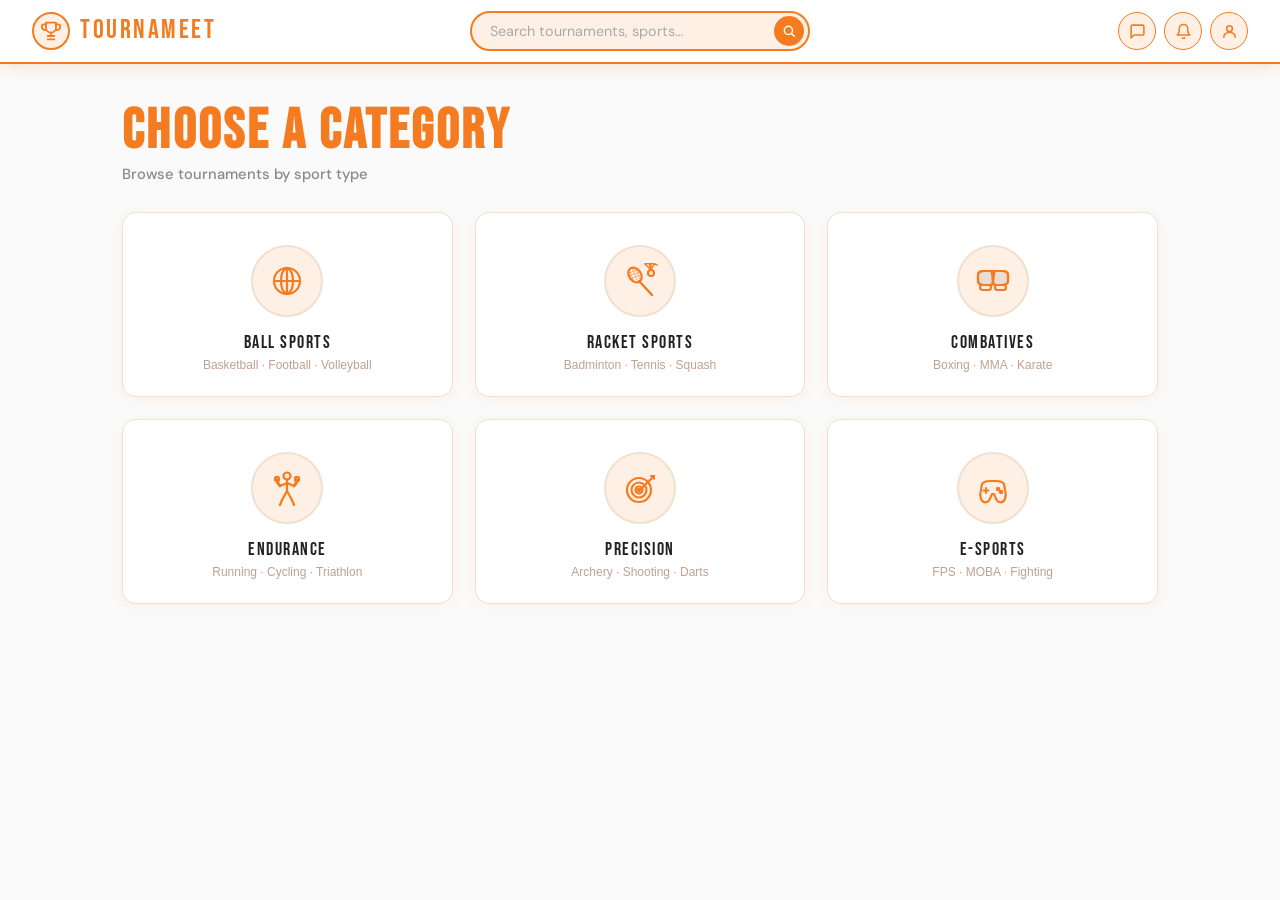
<file: Tournameet/index.html>
<!DOCTYPE html>
<html lang="en">
<head>
<meta charset="UTF-8">
<meta name="viewport" content="width=device-width, initial-scale=1.0">
<title>TournaMeet</title>
<link href="https://fonts.googleapis.com/css2?family=Bebas+Neue&family=DM+Sans:wght@400;500;600;700&display=swap" rel="stylesheet">
<style>
  *, *::before, *::after { box-sizing: border-box; margin: 0; padding: 0; }

  :root {
    --orange: #F47B20;
    --orange-dark: #D96210;
    --orange-light: #FFF0E6;
    --orange-mid: #fdb97d;
    --white: #FFFFFF;
    --shadow: 0 2px 16px rgba(244,123,32,0.18);
  }

  body {
    background: #fafafa;
    font-family: 'DM Sans', sans-serif;
    min-height: 100vh;
    color: #1a1a1a;
  }

  /* ── NAV ── */
  nav {
    position: sticky; top: 0; z-index: 200;
    background: var(--white);
    border-bottom: 2px solid var(--orange);
    box-shadow: var(--shadow);
    height: 64px;
    display: grid;
    grid-template-columns: 1fr 1fr 1fr;
    align-items: center;
    padding: 0 32px;
    gap: 12px;
  }

  .nav-left { display: flex; align-items: center; gap: 10px; }

  .logo-icon {
    width: 38px; height: 38px; border-radius: 50%;
    background: var(--orange-light); border: 2px solid var(--orange);
    display: flex; align-items: center; justify-content: center; flex-shrink: 0;
  }

  .brand {
    font-family: 'Bebas Neue', sans-serif;
    font-size: 1.7rem; letter-spacing: 2.5px;
    color: var(--orange); line-height: 1;
  }

  .nav-center { display: flex; justify-content: center; }

  .search-wrap { position: relative; width: 100%; max-width: 340px; }

  .search-wrap input {
    width: 100%; height: 40px;
    border: 2px solid var(--orange); border-radius: 50px;
    padding: 0 44px 0 18px;
    font-family: 'DM Sans', sans-serif; font-size: 0.9rem; color: #333;
    background: var(--orange-light); outline: none;
    transition: box-shadow 0.2s, background 0.2s;
  }
  .search-wrap input::placeholder { color: #aaa; }
  .search-wrap input:focus { background: var(--white); box-shadow: 0 0 0 3px rgba(244,123,32,0.25); }

  .search-wrap button {
    position: absolute; right: 6px; top: 50%; transform: translateY(-50%);
    background: var(--orange); border: none; border-radius: 50%;
    width: 30px; height: 30px;
    display: flex; align-items: center; justify-content: center;
    cursor: pointer; transition: background 0.2s;
  }
  .search-wrap button:hover { background: var(--orange-dark); }

  .nav-right { display: flex; justify-content: flex-end; align-items: center; gap: 8px; }

  .nav-icon-btn {
    background: var(--orange-light); border: 1.5px solid var(--orange);
    border-radius: 50%; width: 38px; height: 38px;
    display: flex; align-items: center; justify-content: center;
    cursor: pointer; transition: background 0.2s, transform 0.15s;
    color: var(--orange);
  }
  .nav-icon-btn:hover { background: var(--orange); color: var(--white); transform: scale(1.08); }
  .nav-icon-btn:hover svg { stroke: var(--white); }

  /* ── MAIN ── */
  main { max-width: 1100px; margin: 0 auto; padding: 40px 32px 80px; }

  .page-header { margin-bottom: 28px; }
  .page-header h1 {
    font-family: 'Bebas Neue', sans-serif;
    font-size: clamp(2rem, 5vw, 3.5rem);
    color: var(--orange); letter-spacing: 3px; line-height: 1; margin-bottom: 4px;
  }
  .page-header p { font-size: 0.92rem; color: #888; font-weight: 500; }

  /* ── GRID ── */
  .sports-grid {
    display: grid;
    grid-template-columns: repeat(3, 1fr);
    gap: 22px;
  }

  .sport-card {
    background: var(--white);
    border-radius: 14px;
    border: 1.5px solid #f0e0d0;
    box-shadow: 0 2px 12px rgba(244,123,32,0.08);
    display: flex; flex-direction: column;
    align-items: center; justify-content: center;
    padding: 32px 20px 24px;
    cursor: pointer;
    transition: transform 0.2s, box-shadow 0.2s, border-color 0.2s;
    text-align: center;
    position: relative; overflow: hidden;
    animation: fadeUp 0.4s ease both;
  }

  .sport-card::before {
    content: ''; position: absolute; top: 0; left: 0; right: 0; height: 4px;
    background: linear-gradient(90deg, var(--orange), var(--orange-mid));
    opacity: 0; transition: opacity 0.2s;
  }

  .sport-card:hover { transform: translateY(-4px); box-shadow: 0 8px 28px rgba(244,123,32,0.18); border-color: var(--orange); }
  .sport-card:hover::before { opacity: 1; }
  .sport-card:hover .icon-wrap { background: var(--orange); }
  .sport-card:hover .icon-wrap svg { stroke: var(--white); }
  .sport-card:active { transform: scale(0.985); }

  .icon-wrap {
    width: 72px; height: 72px; border-radius: 50%;
    background: var(--orange-light); border: 2px solid #f0e0d0;
    display: flex; align-items: center; justify-content: center;
    margin-bottom: 14px; transition: background 0.2s; flex-shrink: 0;
  }
  .icon-wrap svg { width: 36px; height: 36px; stroke: var(--orange); transition: stroke 0.2s; }

  .sport-name { font-family: 'Bebas Neue', sans-serif; font-size: 1.15rem; letter-spacing: 1.5px; color: #222; margin-bottom: 4px; }
  .sport-sub  { font-size: 0.75rem; color: #c0a090; font-weight: 500; }

  .sport-card:nth-child(1) { animation-delay: 0ms; }
  .sport-card:nth-child(2) { animation-delay: 60ms; }
  .sport-card:nth-child(3) { animation-delay: 120ms; }
  .sport-card:nth-child(4) { animation-delay: 180ms; }
  .sport-card:nth-child(5) { animation-delay: 240ms; }
  .sport-card:nth-child(6) { animation-delay: 300ms; }

  @keyframes fadeUp { from { opacity:0; transform:translateY(18px); } to { opacity:1; transform:translateY(0); } }

  @media (max-width: 1099px) { .sports-grid { grid-template-columns: repeat(2, 1fr); } nav { padding: 0 20px; } }
  @media (max-width: 599px) {
    .sports-grid { gap: 14px; } nav { padding: 0 12px; grid-template-columns: auto 1fr auto; }
    main { padding: 24px 16px 60px; } .icon-wrap { width: 60px; height: 60px; }
    .icon-wrap svg { width: 28px; height: 28px; }
  }
</style>
</head>
<body>

<nav>
  <div class="nav-left">
    <div class="logo-icon">
      <svg width="20" height="20" viewBox="0 0 24 24" fill="none" stroke="var(--orange)" stroke-width="2.2" stroke-linecap="round" stroke-linejoin="round">
        <path d="M6 2h12v6a6 6 0 0 1-12 0V2Z"/>
        <path d="M6 4H3a2 2 0 0 0-2 2v1a4 4 0 0 0 4 4h1"/>
        <path d="M18 4h3a2 2 0 0 1 2 2v1a4 4 0 0 1-4 4h-1"/>
        <line x1="12" y1="14" x2="12" y2="18"/>
        <path d="M8 22h8"/><line x1="8" y1="18" x2="16" y2="18"/>
      </svg>
    </div>
    <span class="brand">TournaMeet</span>
  </div>
  <div class="nav-center">
    <div class="search-wrap">
      <input type="text" placeholder="Search tournaments, sports…"/>
      <button aria-label="Search">
        <svg width="14" height="14" viewBox="0 0 24 24" fill="none" stroke="white" stroke-width="2.5" stroke-linecap="round"><circle cx="11" cy="11" r="7"/><line x1="21" y1="21" x2="16.65" y2="16.65"/></svg>
      </button>
    </div>
  </div>
  <div class="nav-right">
    <button class="nav-icon-btn" title="Messages">
      <svg width="17" height="17" viewBox="0 0 24 24" fill="none" stroke="var(--orange)" stroke-width="2.2" stroke-linecap="round" stroke-linejoin="round"><path d="M21 15a2 2 0 0 1-2 2H7l-4 4V5a2 2 0 0 1 2-2h14a2 2 0 0 1 2 2z"/></svg>
    </button>
    <button class="nav-icon-btn" title="Notifications">
      <svg width="17" height="17" viewBox="0 0 24 24" fill="none" stroke="var(--orange)" stroke-width="2.2" stroke-linecap="round" stroke-linejoin="round"><path d="M18 8a6 6 0 0 0-12 0c0 7-3 9-3 9h18s-3-2-3-9"/><path d="M13.73 21a2 2 0 0 1-3.46 0"/></svg>
    </button>
    <button class="nav-icon-btn" title="Profile">
      <svg width="17" height="17" viewBox="0 0 24 24" fill="none" stroke="var(--orange)" stroke-width="2.2" stroke-linecap="round" stroke-linejoin="round"><circle cx="12" cy="8" r="4"/><path d="M4 20c0-4 3.6-7 8-7s8 3 8 7"/></svg>
    </button>
  </div>
</nav>

<main>
  <div class="page-header">
    <h1>Choose a Category</h1>
    <p>Browse tournaments by sport type</p>
  </div>

  <div class="sports-grid">

    <button class="sport-card" onclick="selectSport('Ball Sports')">
      <div class="icon-wrap">
        <svg viewBox="0 0 36 36" fill="none" stroke-width="2.2" stroke-linecap="round" stroke-linejoin="round">
          <circle cx="18" cy="18" r="13"/>
          <line x1="18" y1="5" x2="18" y2="31"/>
          <line x1="5" y1="18" x2="31" y2="18"/>
          <path d="M18 5 C10 8 10 28 18 31" fill="none"/>
          <path d="M18 5 C26 8 26 28 18 31" fill="none"/>
        </svg>
      </div>
      <div class="sport-name">Ball Sports</div>
      <div class="sport-sub">Basketball · Football · Volleyball</div>
    </button>

    <button class="sport-card" onclick="selectSport('Racket Sports')">
      <div class="icon-wrap">
        <svg viewBox="0 0 36 36" fill="none" stroke-width="2.2" stroke-linecap="round" stroke-linejoin="round">
          <ellipse cx="13" cy="12" rx="6" ry="8" transform="rotate(-35 13 12)"/>
          <line x1="7" y1="7"  x2="12" y2="19" stroke-width="1" opacity="0.5"/>
          <line x1="10" y1="5" x2="15" y2="17" stroke-width="1" opacity="0.5"/>
          <line x1="13" y1="4" x2="18" y2="16" stroke-width="1" opacity="0.5"/>
          <line x1="7"  y1="10" x2="17" y2="6"  stroke-width="1" opacity="0.5"/>
          <line x1="7"  y1="13" x2="18" y2="9"  stroke-width="1" opacity="0.5"/>
          <line x1="8"  y1="16" x2="19" y2="12" stroke-width="1" opacity="0.5"/>
          <line x1="17" y1="18" x2="30" y2="32" stroke-width="2.4"/>
          <circle cx="29" cy="10" r="3"/>
          <line x1="29" y1="7"  x2="23" y2="1" stroke-width="1.4"/>
          <line x1="29" y1="7"  x2="27" y2="0" stroke-width="1.4"/>
          <line x1="29" y1="7"  x2="29" y2="0" stroke-width="1.4"/>
          <line x1="29" y1="7"  x2="32" y2="1" stroke-width="1.4"/>
          <path d="M23 1 Q29 -1 35 2" fill="none" stroke-width="1.5"/>
        </svg>
      </div>
      <div class="sport-name">Racket Sports</div>
      <div class="sport-sub">Badminton · Tennis · Squash</div>
    </button>

    <button class="sport-card" onclick="selectSport('Combatives')">
      <div class="icon-wrap">
        <svg viewBox="0 0 36 36" fill="none" stroke-width="2.2" stroke-linecap="round" stroke-linejoin="round">
          <path d="M3 12 Q3 8 9 8 L15 8 Q18 8 18 12 L18 19 Q18 22 15 22 L9 22 Q3 22 3 18 Z" fill="currentColor" fill-opacity="0.08"/>
          <path d="M3 12 Q3 8 9 8 L15 8 Q18 8 18 12 L18 19 Q18 22 15 22 L9 22 Q3 22 3 18 Z"/>
          <path d="M15 8 Q20 7 19 12 Q18 13 18 12"/>
          <rect x="5" y="22" width="11" height="5" rx="2.5"/>
          <path d="M33 12 Q33 8 27 8 L21 8 Q18 8 18 12 L18 19 Q18 22 21 22 L27 22 Q33 22 33 18 Z" fill="currentColor" fill-opacity="0.08"/>
          <path d="M33 12 Q33 8 27 8 L21 8 Q18 8 18 12 L18 19 Q18 22 21 22 L27 22 Q33 22 33 18 Z"/>
          <path d="M21 8 Q16 7 17 12 Q18 13 18 12"/>
          <rect x="20" y="22" width="11" height="5" rx="2.5"/>
          <line x1="17" y1="13" x2="19" y2="16" stroke-width="1.8" opacity="0.6"/>
          <line x1="19" y1="13" x2="17" y2="16" stroke-width="1.8" opacity="0.6"/>
        </svg>
      </div>
      <div class="sport-name">Combatives</div>
      <div class="sport-sub">Boxing · MMA · Karate</div>
    </button>

    <button class="sport-card" onclick="selectSport('Endurance')">
      <div class="icon-wrap">
        <svg viewBox="0 0 36 36" fill="none" stroke-width="2.2" stroke-linecap="round" stroke-linejoin="round">
          <circle cx="18" cy="6" r="3.5"/>
          <line x1="18" y1="9.5" x2="18" y2="21"/>
          <line x1="18" y1="13" x2="11" y2="16"/>
          <line x1="11" y1="16" x2="8"  y2="10"/>
          <circle cx="8"  cy="9"  r="2" fill="currentColor" fill-opacity="0.1"/>
          <circle cx="8"  cy="9"  r="2"/>
          <path d="M11 16 Q7 12 8 10" fill="none" stroke-width="2.5"/>
          <line x1="18" y1="13" x2="25" y2="16"/>
          <line x1="25" y1="16" x2="28" y2="10"/>
          <circle cx="28" cy="9"  r="2" fill="currentColor" fill-opacity="0.1"/>
          <circle cx="28" cy="9"  r="2"/>
          <path d="M25 16 Q29 12 28 10" fill="none" stroke-width="2.5"/>
          <line x1="18" y1="21" x2="13" y2="30"/>
          <line x1="13" y1="30" x2="11" y2="35"/>
          <line x1="18" y1="21" x2="23" y2="30"/>
          <line x1="23" y1="30" x2="25" y2="35"/>
        </svg>
      </div>
      <div class="sport-name">Endurance</div>
      <div class="sport-sub">Running · Cycling · Triathlon</div>
    </button>

    <button class="sport-card" onclick="selectSport('Precision')">
      <div class="icon-wrap">
        <svg viewBox="0 0 36 36" fill="none" stroke-width="2.2" stroke-linecap="round" stroke-linejoin="round">
          <circle cx="17" cy="20" r="12"/>
          <circle cx="17" cy="20" r="7.5"/>
          <circle cx="17" cy="20" r="3.5"/>
          <circle cx="17" cy="20" r="1.2" fill="currentColor"/>
          <line x1="32" y1="6" x2="18" y2="20" stroke-width="2.2"/>
          <polyline points="29,6 32,6 32,9" stroke-width="1.8"/>
        </svg>
      </div>
      <div class="sport-name">Precision</div>
      <div class="sport-sub">Archery · Shooting · Darts</div>
    </button>

    <button class="sport-card" onclick="selectSport('E-sports')">
      <div class="icon-wrap">
        <svg viewBox="0 0 36 36" fill="none" stroke-width="2.2" stroke-linecap="round" stroke-linejoin="round">
          <path d="M15 11 C13 11 9 11 7 14 L6 20 C5 23 5 26 6 29 C7 31 9 33 12 32 C15 31 15 28 17 24 L19 24 C21 28 21 31 24 32 C27 33 29 31 30 29 C31 26 31 23 30 20 L29 14 C27 11 23 11 21 11 Z"/>
          <line x1="11" y1="18" x2="11" y2="23" stroke-width="2"/>
          <line x1="8.5" y1="20.5" x2="13.5" y2="20.5" stroke-width="2"/>
          <circle cx="23" cy="19" r="1.2" fill="currentColor"/>
          <circle cx="26" cy="22" r="1.2" fill="currentColor"/>
        </svg>
      </div>
      <div class="sport-name">E-sports</div>
      <div class="sport-sub">FPS · MOBA · Fighting</div>
    </button>

  </div>
</main>

<script>
  function selectSport(name) {
    const pages = {
      'Ball Sports':   'ballsport.html',
      'Racket Sports': 'racketsports.html',
      'Combatives':    'combatives.html',
      'Endurance':     'endurance.html',
      'Precision':     'precision.html',
      'E-sports':      'esports.html'
    };
    window.location.href = pages[name] || `/category.html?category=${encodeURIComponent(name)}`;
  }
</script>
</body>
</html>
</file>
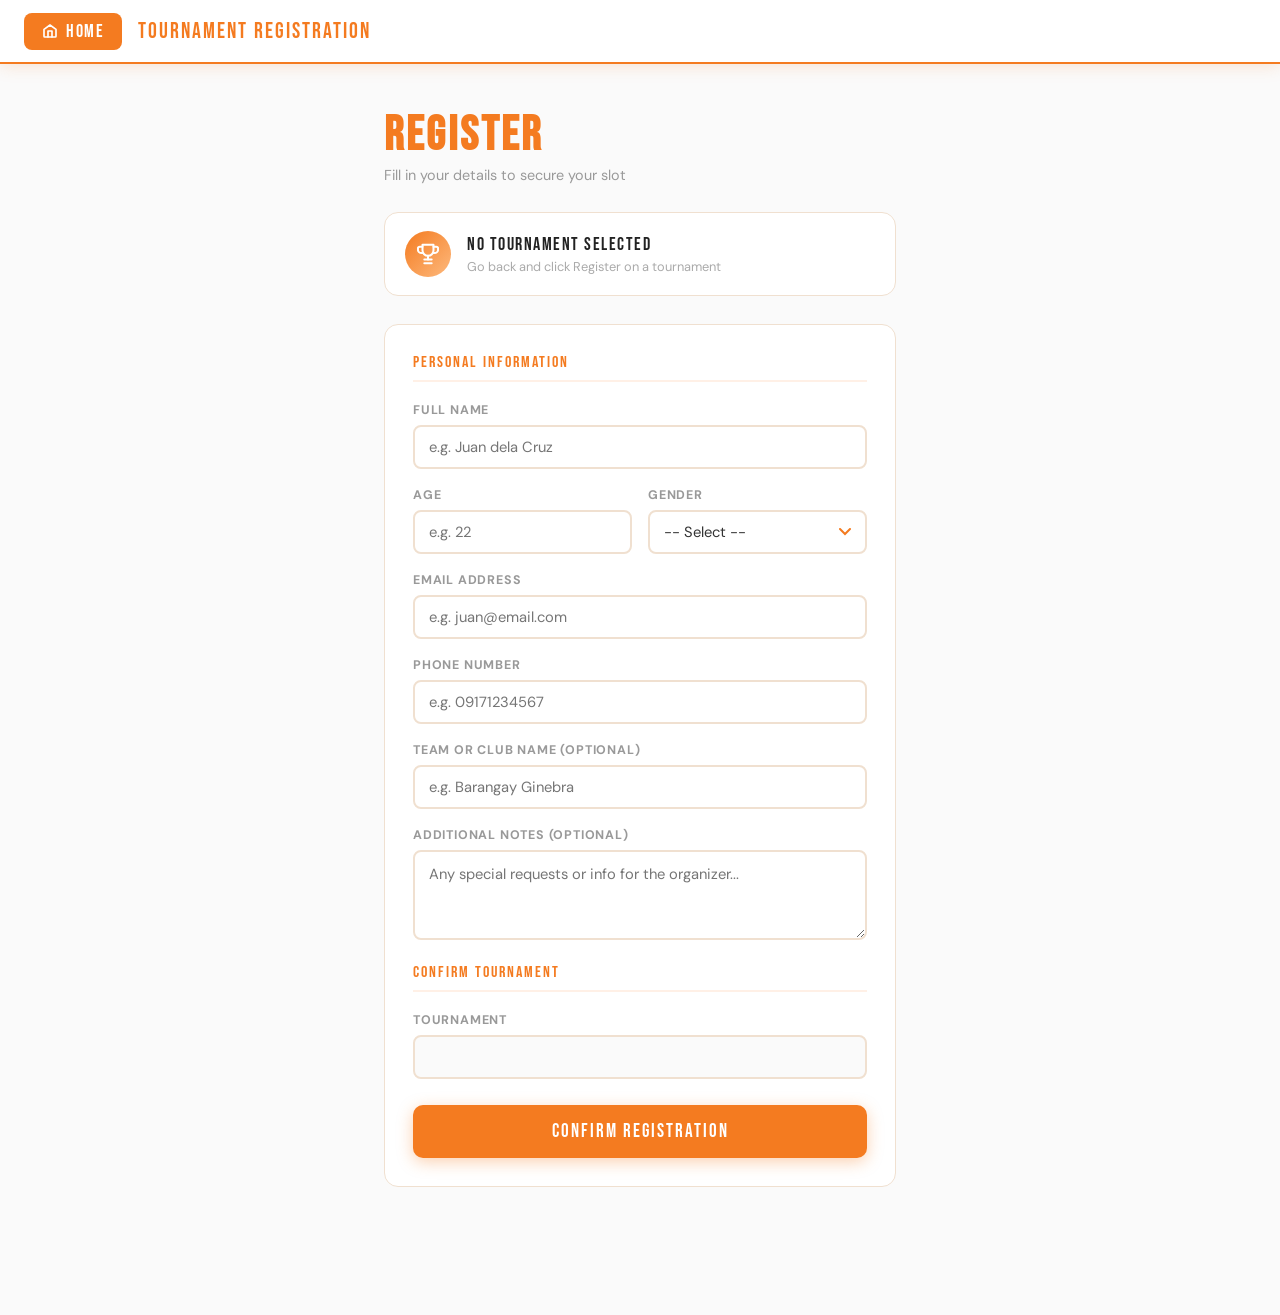
<file: Tournameet/register.html>
<!DOCTYPE html>
<html lang="en">
<head>
  <meta charset="UTF-8" />
  <meta name="viewport" content="width=device-width, initial-scale=1.0"/>
  <title>Register - TournaMeet</title>
  <link href="https://fonts.googleapis.com/css2?family=Bebas+Neue&family=DM+Sans:wght@400;500;600;700&display=swap" rel="stylesheet"/>
  <style>
    *, *::before, *::after { box-sizing: border-box; margin: 0; padding: 0; }
    :root { --orange: #F47B20; --orange-light: #FFF0E6; --orange-dark: #D96210; --white: #FFFFFF; --shadow: 0 2px 16px rgba(244,123,32,0.18); }
    body { font-family: 'DM Sans', sans-serif; background: #fafafa; min-height: 100vh; }
    nav { position: sticky; top: 0; z-index: 200; background: var(--white); border-bottom: 2px solid var(--orange); box-shadow: var(--shadow); height: 64px; display: flex; align-items: center; padding: 0 24px; gap: 16px; }
    .home-btn { display: flex; align-items: center; gap: 8px; background: var(--orange); color: var(--white); font-family: 'Bebas Neue', sans-serif; font-size: 1.1rem; letter-spacing: 1.5px; padding: 8px 18px; border-radius: 8px; transition: background 0.2s, transform 0.15s; border: none; cursor: pointer; }
    .home-btn:hover { background: var(--orange-dark); transform: translateY(-1px); }
    .nav-title { font-family: 'Bebas Neue', sans-serif; font-size: 1.4rem; letter-spacing: 2px; color: var(--orange); }
    .page-wrap { max-width: 560px; margin: 48px auto; padding: 0 24px 80px; }
    .page-header { margin-bottom: 28px; }
    .page-header h1 { font-family: 'Bebas Neue', sans-serif; font-size: clamp(2rem, 5vw, 3rem); color: var(--orange); letter-spacing: 3px; line-height: 1; margin-bottom: 6px; }
    .page-header p { font-size: 0.9rem; color: #999; }
    .tournament-info-card { background: var(--white); border: 1.5px solid #f0e0d0; border-radius: 14px; padding: 18px 20px; margin-bottom: 28px; display: flex; align-items: center; gap: 16px; min-height: 82px; }
    .tournament-info-card.is-loading { animation: shimmer 1.6s ease-in-out infinite; background: linear-gradient(90deg, #f5ece4 25%, #fde8d4 50%, #f5ece4 75%); background-size: 400% 100%; }
    .t-icon { width: 46px; height: 46px; border-radius: 50%; background: linear-gradient(135deg, var(--orange), #fdb97d); display: flex; align-items: center; justify-content: center; flex-shrink: 0; }
    .t-name { font-family: 'Bebas Neue', sans-serif; font-size: 1.1rem; letter-spacing: 1.5px; color: #222; margin-bottom: 3px; }
    .t-meta { font-size: 0.8rem; color: #aaa; }
    .form-card { background: var(--white); border: 1.5px solid #f0e0d0; border-radius: 14px; padding: 28px; }
    .form-section-title { font-family: 'Bebas Neue', sans-serif; font-size: 1rem; letter-spacing: 2px; color: var(--orange); border-bottom: 2px solid var(--orange-light); padding-bottom: 8px; margin-bottom: 20px; }
    .form-group { margin-bottom: 18px; }
    .form-group label { display: block; font-size: 0.78rem; font-weight: 700; letter-spacing: 0.8px; text-transform: uppercase; color: #999; margin-bottom: 7px; }
    .form-group input, .form-group select, .form-group textarea { width: 100%; border: 2px solid #f0e0d0; border-radius: 8px; padding: 0 14px; font-family: 'DM Sans', sans-serif; font-size: 0.92rem; color: #333; outline: none; transition: border-color 0.2s, box-shadow 0.2s; background: var(--white); }
    .form-group input { height: 44px; }
    .form-group select { height: 44px; appearance: none; -webkit-appearance: none; background: var(--white) url("data:image/svg+xml,%3Csvg xmlns='http://www.w3.org/2000/svg' width='12' height='8' viewBox='0 0 12 8'%3E%3Cpath d='M1 1l5 5 5-5' stroke='%23F47B20' stroke-width='2' fill='none' stroke-linecap='round'/%3E%3C/svg%3E") no-repeat right 14px center; cursor: pointer; }
    .form-group textarea { height: 90px; padding: 12px 14px; resize: vertical; }
    .form-group input:focus, .form-group select:focus, .form-group textarea:focus { border-color: var(--orange); box-shadow: 0 0 0 3px rgba(244,123,32,0.15); }
    .form-group input.error, .form-group select.error { border-color: #e05555; }
    .field-error { font-size: 0.75rem; color: #e05555; margin-top: 5px; display: none; }
    .field-error.show { display: block; }
    .form-row { display: grid; grid-template-columns: 1fr 1fr; gap: 16px; }
    .submit-btn { width: 100%; padding: 15px; background: var(--orange); color: var(--white); border: none; border-radius: 10px; font-family: 'Bebas Neue', sans-serif; font-size: 1.2rem; letter-spacing: 2px; cursor: pointer; transition: background 0.2s, transform 0.15s; box-shadow: 0 4px 16px rgba(244,123,32,0.35); margin-top: 8px; }
    .submit-btn:hover { background: var(--orange-dark); transform: translateY(-2px); }
    .submit-btn:disabled { background: #ddd; color: #aaa; box-shadow: none; cursor: not-allowed; transform: none; }
    .global-error { background: #fff0f0; border: 1.5px solid #f5c0c0; border-radius: 8px; padding: 12px 16px; font-size: 0.85rem; color: #e05555; margin-bottom: 18px; display: none; }
    .global-error.show { display: block; }
    .success-state { display: none; text-align: center; padding: 48px 24px; background: var(--white); border: 1.5px solid #f0e0d0; border-radius: 14px; }
    .success-state.show { display: block; animation: fadeUp 0.4s ease both; }
    .success-icon { width: 72px; height: 72px; background: #edfaf4; border-radius: 50%; display: inline-flex; align-items: center; justify-content: center; margin-bottom: 20px; }
    .success-state h2 { font-family: 'Bebas Neue', sans-serif; font-size: 2rem; letter-spacing: 2px; color: #3cb97a; margin-bottom: 8px; }
    .success-state p { font-size: 0.9rem; color: #888; line-height: 1.7; margin-bottom: 24px; }
    .success-name { font-weight: 700; color: #333; }
    .back-home-btn { display: inline-flex; align-items: center; gap: 8px; background: var(--orange); color: var(--white); font-family: 'Bebas Neue', sans-serif; font-size: 1rem; letter-spacing: 1.5px; padding: 12px 28px; border-radius: 8px; border: none; cursor: pointer; transition: background 0.2s; }
    .back-home-btn:hover { background: var(--orange-dark); }
    @keyframes fadeUp { from { opacity:0; transform:translateY(18px); } to { opacity:1; transform:translateY(0); } }
    @keyframes shimmer { 0% { background-position: 100% 50%; } 100% { background-position: -100% 50%; } }
    @media (max-width: 500px) {
      .form-row { grid-template-columns: 1fr; }
      .page-wrap { margin-top: 28px; }
    }
  </style>
</head>
<body>
  <nav>
    <button class="home-btn" onclick="window.location.href='index.html'">
      <svg width="16" height="16" viewBox="0 0 24 24" fill="none" stroke="currentColor" stroke-width="2.5" stroke-linecap="round" stroke-linejoin="round"><path d="M3 9.5L12 3l9 6.5V20a1 1 0 01-1 1H4a1 1 0 01-1-1V9.5z"/><path d="M9 21V12h6v9"/></svg>
      <span>Home</span>
    </button>
    <span class="nav-title">Tournament Registration</span>
  </nav>

  <div class="page-wrap">
    <div class="page-header">
      <h1>Register</h1>
      <p>Fill in your details to secure your slot</p>
    </div>

    <div class="tournament-info-card is-loading" id="tournamentCard"></div>

    <div class="global-error" id="globalError"></div>

    <div class="form-card" id="formCard">
      <div class="form-section-title">Personal Information</div>
      <div class="form-group">
        <label>Full Name</label>
        <input type="text" id="regName" placeholder="e.g. Juan dela Cruz"/>
        <div class="field-error" id="errName">Please enter your full name.</div>
      </div>
      <div class="form-row">
        <div class="form-group">
          <label>Age</label>
          <input type="number" id="regAge" placeholder="e.g. 22" min="1" max="99"/>
          <div class="field-error" id="errAge">Please enter a valid age.</div>
        </div>
        <div class="form-group">
          <label>Gender</label>
          <select id="regGender">
            <option value="">-- Select --</option>
            <option value="Male">Male</option>
            <option value="Female">Female</option>
            <option value="Other">Other</option>
          </select>
          <div class="field-error" id="errGender">Please select your gender.</div>
        </div>
      </div>
      <div class="form-group">
        <label>Email Address</label>
        <input type="email" id="regEmail" placeholder="e.g. juan@email.com"/>
        <div class="field-error" id="errEmail">Please enter a valid email address.</div>
      </div>
      <div class="form-group">
        <label>Phone Number</label>
        <input type="text" id="regPhone" placeholder="e.g. 09171234567"/>
        <div class="field-error" id="errPhone">Please enter your phone number.</div>
      </div>
      <div class="form-group">
        <label>Team or Club Name (optional)</label>
        <input type="text" id="regTeam" placeholder="e.g. Barangay Ginebra"/>
      </div>
      <div class="form-group">
        <label>Additional Notes (optional)</label>
        <textarea id="regNotes" placeholder="Any special requests or info for the organizer..."></textarea>
      </div>
      <div class="form-section-title" style="margin-top:8px;">Confirm Tournament</div>
      <div class="form-group">
        <label>Tournament</label>
        <input type="text" id="regTournament" readonly style="background:#fafafa;color:#aaa;cursor:not-allowed;"/>
      </div>
      <button class="submit-btn" id="submitBtn" onclick="submitRegistration()">CONFIRM REGISTRATION</button>
    </div>

    <div class="success-state" id="successState">
      <div class="success-icon">
        <svg width="36" height="36" viewBox="0 0 24 24" fill="none" stroke="#3cb97a" stroke-width="2.5" stroke-linecap="round" stroke-linejoin="round"><polyline points="20 6 9 17 4 12"/></svg>
      </div>
      <h2>You are Registered!</h2>
      <p>Welcome, <span class="success-name" id="successName"></span>!<br/>Your slot has been confirmed for<br/><strong id="successTournament"></strong></p>
      <button class="back-home-btn" onclick="window.location.href='index.html'">
        <svg width="15" height="15" viewBox="0 0 24 24" fill="none" stroke="currentColor" stroke-width="2.5" stroke-linecap="round" stroke-linejoin="round"><path d="M3 9.5L12 3l9 6.5V20a1 1 0 01-1 1H4a1 1 0 01-1-1V9.5z"/><path d="M9 21V12h6v9"/></svg>
        Back to Home
      </button>
    </div>
  </div>

  <script>
    var tournamentId = null;
    var tournamentName = '';

    function getParam(key) {
      var params = new URLSearchParams(window.location.search);
      return params.get(key);
    }

    function loadTournament() {
      var id = getParam('id');
      if (!id) {
        showTournamentCard({ name: 'No tournament selected', sport: 'Go back and click Register on a tournament' });
        return;
      }
      tournamentId = parseInt(id);
      fetch('api/tournament.php?id=' + id)
        .then(function(res) { return res.json(); })
        .then(function(json) {
          var t = json.data;
          tournamentName = t.name;
          document.getElementById('regTournament').value = t.name;
          showTournamentCard(t);
        })
        .catch(function() {
          showTournamentCard({ name: 'Could not load tournament', sport: 'Please go back and try again' });
        });
    }

    function showTournamentCard(t) {
      var card = document.getElementById('tournamentCard');
      card.classList.remove('is-loading');
      card.innerHTML = '<div class="t-icon"><svg width="22" height="22" viewBox="0 0 24 24" fill="none" stroke="white" stroke-width="2.2" stroke-linecap="round" stroke-linejoin="round"><path d="M6 2h12v6a6 6 0 0 1-12 0V2Z"/><path d="M6 4H3a2 2 0 0 0-2 2v1a4 4 0 0 0 4 4h1"/><path d="M18 4h3a2 2 0 0 1 2 2v1a4 4 0 0 1-4 4h-1"/><line x1="12" y1="14" x2="12" y2="18"/><path d="M8 22h8"/><line x1="8" y1="18" x2="16" y2="18"/></svg></div><div><div class="t-name">' + esc(t.name) + '</div><div class="t-meta">' + esc(t.sport) + '</div></div>';
    }

    function validate() {
      var valid = true;
      clearErrors();
      var name = document.getElementById('regName').value.trim();
      var age = document.getElementById('regAge').value.trim();
      var gender = document.getElementById('regGender').value;
      var email = document.getElementById('regEmail').value.trim();
      var phone = document.getElementById('regPhone').value.trim();
      if (!name) { showFieldError('regName', 'errName'); valid = false; }
      if (!age || isNaN(age) || age < 1 || age > 99) { showFieldError('regAge', 'errAge'); valid = false; }
      if (!gender) { showFieldError('regGender', 'errGender'); valid = false; }
      if (!email || !/^[^\s@]+@[^\s@]+\.[^\s@]+$/.test(email)) { showFieldError('regEmail', 'errEmail'); valid = false; }
      if (!phone) { showFieldError('regPhone', 'errPhone'); valid = false; }
      return valid;
    }

    function showFieldError(inputId, errId) {
      document.getElementById(inputId).classList.add('error');
      document.getElementById(errId).classList.add('show');
    }

    function clearErrors() {
      var inputs = ['regName', 'regAge', 'regGender', 'regEmail', 'regPhone'];
      var errors = ['errName', 'errAge', 'errGender', 'errEmail', 'errPhone'];
      for (var i = 0; i < inputs.length; i++) {
        document.getElementById(inputs[i]).classList.remove('error');
        document.getElementById(errors[i]).classList.remove('show');
      }
      document.getElementById('globalError').classList.remove('show');
    }

    function submitRegistration() {
      if (!validate()) return;
      if (!tournamentId) {
        var ge = document.getElementById('globalError');
        ge.textContent = 'No tournament selected. Please go back and click Register on a tournament.';
        ge.classList.add('show');
        return;
      }
      var btn = document.getElementById('submitBtn');
      btn.disabled = true;
      btn.textContent = 'REGISTERING...';
      var payload = {
        tournament_id: tournamentId,
        name: document.getElementById('regName').value.trim(),
        email: document.getElementById('regEmail').value.trim(),
        age: document.getElementById('regAge').value.trim(),
        gender: document.getElementById('regGender').value,
        phone: document.getElementById('regPhone').value.trim(),
        team: document.getElementById('regTeam').value.trim(),
        notes: document.getElementById('regNotes').value.trim()
      };
      fetch('api/register.php', {
        method: 'POST',
        headers: { 'Content-Type': 'application/json' },
        body: JSON.stringify(payload)
      })
        .then(function(res) {
          return res.json().then(function(json) {
            if (!res.ok) throw new Error(json.error || 'Server error ' + res.status);
            return json;
          });
        })
        .then(function() {
          document.getElementById('formCard').style.display = 'none';
          document.getElementById('tournamentCard').style.display = 'none';
          document.getElementById('successName').textContent = payload.name;
          document.getElementById('successTournament').textContent = tournamentName;
          document.getElementById('successState').classList.add('show');
          window.scrollTo({ top: 0, behavior: 'smooth' });
        })
        .catch(function(err) {
          var ge = document.getElementById('globalError');
          ge.textContent = err.message;
          ge.classList.add('show');
          btn.disabled = false;
          btn.textContent = 'CONFIRM REGISTRATION';
        });
    }

    function esc(str) {
      return String(str || '').replace(/&/g,'&amp;').replace(/</g,'&lt;').replace(/>/g,'&gt;').replace(/"/g,'&quot;');
    }

    loadTournament();
  </script>
</body>
</html>
</file>
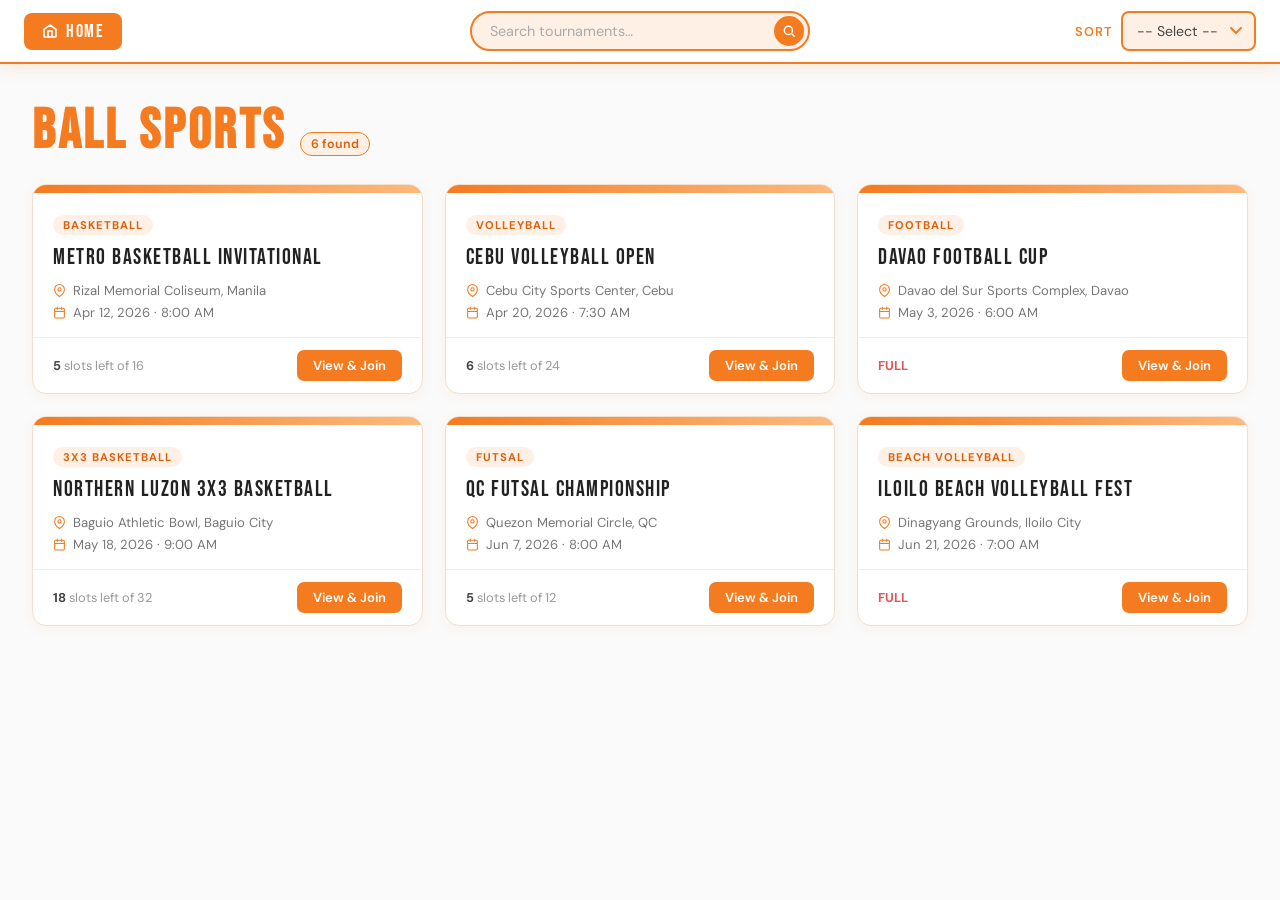
<file: Tournameet/api/ballsportex.html>
<!DOCTYPE html>
<html lang="en">
<head>
  <meta charset="UTF-8" />
  <meta name="viewport" content="width=device-width, initial-scale=1.0"/>
  <title>Ball Sports</title>
  <link href="https://fonts.googleapis.com/css2?family=Bebas+Neue&family=DM+Sans:wght@400;500;600;700&display=swap" rel="stylesheet"/>
  <style>
    *, *::before, *::after { box-sizing: border-box; margin: 0; padding: 0; }
    :root { --orange: #F47B20; --orange-light: #FFF0E6; --orange-dark: #D96210; --white: #FFFFFF; --shadow: 0 2px 16px rgba(244,123,32,0.18); }
    body { font-family: 'DM Sans', sans-serif; background: #fafafa; overflow-x: hidden; }

    nav { position: sticky; top: 0; z-index: 200; background: var(--white); border-bottom: 2px solid var(--orange); box-shadow: var(--shadow); height: 64px; display: grid; grid-template-columns: 1fr 1fr 1fr; align-items: center; padding: 0 24px; gap: 12px; }
    .nav-left { display: flex; align-items: center; }
    .home-btn { display: flex; align-items: center; gap: 8px; text-decoration: none; background: var(--orange); color: var(--white); font-family: 'Bebas Neue', sans-serif; font-size: 1.1rem; letter-spacing: 1.5px; padding: 8px 18px; border-radius: 8px; transition: background 0.2s, transform 0.15s; border: none; cursor: pointer; }
    .home-btn:hover { background: var(--orange-dark); transform: translateY(-1px); }
    .nav-center { display: flex; justify-content: center; }
    .search-wrap { position: relative; width: 100%; max-width: 340px; }
    .search-wrap input { width: 100%; height: 40px; border: 2px solid var(--orange); border-radius: 50px; padding: 0 44px 0 18px; font-family: 'DM Sans', sans-serif; font-size: 0.9rem; color: #333; background: var(--orange-light); outline: none; transition: box-shadow 0.2s, background 0.2s; }
    .search-wrap input::placeholder { color: #aaa; }
    .search-wrap input:focus { background: var(--white); box-shadow: 0 0 0 3px rgba(244,123,32,0.25); }
    .search-wrap button { position: absolute; right: 6px; top: 50%; transform: translateY(-50%); background: var(--orange); border: none; border-radius: 50%; width: 30px; height: 30px; display: flex; align-items: center; justify-content: center; cursor: pointer; transition: background 0.2s; }
    .search-wrap button:hover { background: var(--orange-dark); }
    .nav-right { display: flex; justify-content: flex-end; align-items: center; gap: 8px; }
    .sort-label { font-size: 0.8rem; font-weight: 600; color: var(--orange); text-transform: uppercase; letter-spacing: 1px; white-space: nowrap; }
    .sort-select { appearance: none; -webkit-appearance: none; height: 40px; padding: 0 36px 0 14px; border: 2px solid var(--orange); border-radius: 8px; background: var(--orange-light) url("data:image/svg+xml,%3Csvg xmlns='http://www.w3.org/2000/svg' width='12' height='8' viewBox='0 0 12 8'%3E%3Cpath d='M1 1l5 5 5-5' stroke='%23F47B20' stroke-width='2' fill='none' stroke-linecap='round'/%3E%3C/svg%3E") no-repeat right 12px center; font-family: 'DM Sans', sans-serif; font-size: 0.88rem; color: #444; cursor: pointer; outline: none; transition: box-shadow 0.2s; }
    .sort-select:focus { box-shadow: 0 0 0 3px rgba(244,123,32,0.25); background-color: var(--white); }

    .screen { display: none; }
    .screen.active { display: block; animation: fadeIn 0.3s ease; }
    @keyframes fadeIn { from { opacity:0; transform:translateY(12px); } to { opacity:1; transform:translateY(0); } }

    .page-header { padding: 40px 32px 16px; display: flex; align-items: baseline; gap: 14px; }
    .page-header h1 { font-family: 'Bebas Neue', sans-serif; font-size: clamp(2rem,5vw,3.5rem); color: var(--orange); letter-spacing: 3px; line-height: 1; }
    .count-badge { background: var(--orange-light); color: var(--orange-dark); font-size: 0.78rem; font-weight: 600; padding: 3px 10px; border-radius: 50px; border: 1px solid var(--orange); display: none; }
    .tournaments-section { padding: 8px 32px 60px; }
    .tournaments-grid { display: grid; grid-template-columns: repeat(auto-fill, minmax(290px, 1fr)); gap: 22px; }

    .card { background: var(--white); border-radius: 14px; border: 1.5px solid #f0e0d0; box-shadow: 0 2px 12px rgba(244,123,32,0.08); overflow: hidden; transition: transform 0.2s, box-shadow 0.2s; animation: fadeUp 0.4s ease both; }
    .card:hover { transform: translateY(-4px); box-shadow: 0 8px 28px rgba(244,123,32,0.18); }
    @keyframes fadeUp { from { opacity:0; transform:translateY(18px); } to { opacity:1; transform:translateY(0); } }
    .card-banner { height: 8px; background: linear-gradient(90deg, var(--orange), #fdb97d); }
    .card-body { padding: 20px 20px 16px; }
    .card-sport-tag { display: inline-block; background: var(--orange-light); color: var(--orange-dark); font-size: 0.7rem; font-weight: 700; letter-spacing: 1px; text-transform: uppercase; padding: 3px 10px; border-radius: 50px; margin-bottom: 10px; }
    .card-title { font-family: 'Bebas Neue', sans-serif; font-size: 1.35rem; letter-spacing: 1.5px; color: #222; margin-bottom: 6px; }
    .card-meta { display: flex; flex-direction: column; gap: 5px; margin-top: 12px; }
    .card-meta-row { display: flex; align-items: center; gap: 7px; font-size: 0.82rem; color: #777; }
    .card-meta-row svg { flex-shrink: 0; color: var(--orange); }
    .card-footer { padding: 12px 20px; border-top: 1px solid #f5ece4; display: flex; justify-content: space-between; align-items: center; }
    .card-slots { font-size: 0.8rem; color: #999; }
    .card-slots strong { color: #444; }
    .card-join-btn { background: var(--orange); color: var(--white); border: none; border-radius: 7px; padding: 7px 16px; font-family: 'DM Sans', sans-serif; font-size: 0.82rem; font-weight: 600; cursor: pointer; transition: background 0.2s; }
    .card-join-btn:hover { background: var(--orange-dark); }

    .empty-state { text-align:center; padding:80px 20px; }
    .empty-icon { width:72px; height:72px; background:var(--orange-light); border-radius:50%; display:inline-flex; align-items:center; justify-content:center; margin-bottom:20px; color:var(--orange); }
    .empty-state h2 { font-family:'Bebas Neue',sans-serif; font-size:1.6rem; letter-spacing:2px; color:#bbb; margin-bottom:8px; }
    .empty-state p { color:#bbb; font-size:0.9rem; }

    .detail-back-bar { padding: 20px 32px 0; display: flex; align-items: center; gap: 12px; }
    .back-btn { display: inline-flex; align-items: center; gap: 8px; background: none; border: 2px solid var(--orange); color: var(--orange); font-family: 'DM Sans', sans-serif; font-size: 0.88rem; font-weight: 600; padding: 7px 16px; border-radius: 8px; cursor: pointer; transition: background 0.2s, color 0.2s; }
    .back-btn:hover { background: var(--orange); color: var(--white); }

    .detail-hero { position: relative; width: 100%; height: 340px; overflow: hidden; margin-top: 20px; }
    .detail-hero-bg { width: 100%; height: 100%; object-fit: cover; display: block; }
    .detail-hero-overlay { position: absolute; inset: 0; background: linear-gradient(to top, rgba(0,0,0,0.75) 0%, rgba(0,0,0,0.1) 55%, transparent 100%); }
    .detail-hero-title { position: absolute; bottom: 28px; left: 36px; right: 36px; }
    .sport-badge { display: inline-block; background: var(--orange); color: var(--white); font-size: 0.72rem; font-weight: 700; letter-spacing: 1.5px; text-transform: uppercase; padding: 4px 12px; border-radius: 50px; margin-bottom: 10px; }
    .detail-hero-title h1 { font-family: 'Bebas Neue', sans-serif; font-size: clamp(2rem,5vw,3.2rem); color: var(--white); letter-spacing: 2px; line-height: 1.1; text-shadow: 0 2px 10px rgba(0,0,0,0.5); }

    /* Hero placeholder when no image */
    .hero-placeholder { width: 100%; height: 100%; display: flex; align-items: center; justify-content: center; }

    .detail-body { max-width: 920px; margin: 0 auto; padding: 36px 32px 80px; display: grid; grid-template-columns: 1fr 300px; gap: 36px; }
    .detail-info { display: flex; flex-direction: column; gap: 30px; }
    .section-title { font-family: 'Bebas Neue', sans-serif; font-size: 1.05rem; letter-spacing: 2px; color: var(--orange); border-bottom: 2px solid var(--orange-light); padding-bottom: 8px; margin-bottom: 16px; }

    .stats-grid { display: grid; grid-template-columns: 1fr 1fr; gap: 14px; }
    .stat-box { background: var(--white); border: 1.5px solid #f0e0d0; border-radius: 12px; padding: 16px 18px; }
    .stat-lbl { font-size: 0.7rem; font-weight: 700; letter-spacing: 1px; text-transform: uppercase; color: #c0b0a0; margin-bottom: 5px; }
    .stat-val { font-size: 1rem; font-weight: 600; color: #222; }
    .stat-val.hl { color: var(--orange); }

    .detail-desc { font-size: 0.93rem; color: #555; line-height: 1.78; }

    .slots-lbl { display: flex; justify-content: space-between; font-size: 0.8rem; color: #888; margin-bottom: 8px; }
    .slots-track { height: 9px; background: #f0e0d0; border-radius: 50px; overflow: hidden; }
    .slots-fill { height: 100%; background: linear-gradient(90deg, var(--orange), #fdb97d); border-radius: 50px; transition: width 0.7s cubic-bezier(.4,0,.2,1); }

    .org-card { background: var(--white); border: 1.5px solid #f0e0d0; border-radius: 14px; padding: 18px 20px; display: flex; align-items: center; gap: 16px; }
    .org-avatar { width: 50px; height: 50px; border-radius: 50%; background: linear-gradient(135deg, var(--orange), #fdb97d); display: flex; align-items: center; justify-content: center; font-family: 'Bebas Neue', sans-serif; font-size: 1.5rem; color: var(--white); flex-shrink: 0; }
    .org-name { font-weight: 600; font-size: 0.95rem; color: #222; }
    .org-role { font-size: 0.78rem; color: #aaa; margin-top: 2px; }

    .detail-sidebar { display: flex; flex-direction: column; gap: 18px; }
    .sidebar-card { background: var(--white); border: 1.5px solid #f0e0d0; border-radius: 14px; padding: 22px; }

    .prizebox { background: linear-gradient(135deg, var(--orange) 0%, #fdb97d 100%); border-radius: 14px; padding: 26px 20px; text-align: center; color: var(--white); }
    .prize-lbl { font-size: 0.75rem; font-weight: 700; letter-spacing: 2px; text-transform: uppercase; opacity: 0.85; margin-bottom: 6px; }
    .prize-amt { font-family: 'Bebas Neue', sans-serif; font-size: 2.8rem; letter-spacing: 2px; line-height: 1; }
    .prize-sub { font-size: 0.78rem; opacity: 0.8; margin-top: 5px; }

    .venue-list { display: flex; flex-direction: column; gap: 14px; }
    .venue-item { display: flex; align-items: flex-start; gap: 11px; }
    .venue-item svg { flex-shrink: 0; margin-top: 2px; color: var(--orange); }
    .v-lbl { font-size: 0.69rem; font-weight: 700; letter-spacing: 0.8px; text-transform: uppercase; color: #c0b0a0; margin-bottom: 2px; }
    .v-val { font-size: 0.87rem; color: #444; }

    .join-btn { width: 100%; padding: 15px; background: var(--orange); color: var(--white); border: none; border-radius: 10px; font-family: 'Bebas Neue', sans-serif; font-size: 1.2rem; letter-spacing: 2px; cursor: pointer; transition: background 0.2s, transform 0.15s; box-shadow: 0 4px 16px rgba(244,123,32,0.35); }
    .join-btn:hover { background: var(--orange-dark); transform: translateY(-2px); }
    .join-btn:disabled { background: #ddd; color: #aaa; box-shadow: none; cursor: not-allowed; transform: none; }
    .join-btn.joined { background: #3cb97a; box-shadow: 0 4px 16px rgba(60,185,122,0.35); }
    .full-note { text-align: center; font-size: 0.75rem; color: #bbb; margin-top: -6px; min-height: 18px; }

    .modal-overlay { display: none; position: fixed; inset: 0; background: rgba(0,0,0,0.55); z-index: 999; align-items: center; justify-content: center; }
    .modal-overlay.open { display: flex; }
    .modal { background: var(--white); border-radius: 16px; padding: 32px; width: 100%; max-width: 420px; margin: 16px; box-shadow: 0 20px 60px rgba(0,0,0,0.2); }
    .modal h2 { font-family: 'Bebas Neue', sans-serif; font-size: 1.6rem; letter-spacing: 2px; color: var(--orange); margin-bottom: 6px; }
    .modal-subtitle { font-size: 0.85rem; color: #888; margin-bottom: 22px; }
    .form-group { margin-bottom: 16px; }
    .form-group label { display: block; font-size: 0.78rem; font-weight: 700; letter-spacing: 0.8px; text-transform: uppercase; color: #999; margin-bottom: 6px; }
    .form-group input { width: 100%; height: 42px; border: 2px solid #f0e0d0; border-radius: 8px; padding: 0 14px; font-family: 'DM Sans', sans-serif; font-size: 0.9rem; color: #333; outline: none; transition: border-color 0.2s; }
    .form-group input:focus { border-color: var(--orange); }
    .modal-error { color: #e05555; font-size: 0.8rem; margin-bottom: 10px; min-height: 18px; }
    .modal-actions { display: flex; gap: 10px; margin-top: 6px; }
    .modal-cancel { flex: 1; padding: 12px; background: #f5f5f5; color: #666; border: none; border-radius: 8px; font-family: 'DM Sans', sans-serif; font-weight: 600; cursor: pointer; transition: background 0.2s; }
    .modal-cancel:hover { background: #eee; }
    .modal-submit { flex: 2; padding: 12px; background: var(--orange); color: var(--white); border: none; border-radius: 8px; font-family: 'Bebas Neue', sans-serif; font-size: 1.05rem; letter-spacing: 1.5px; cursor: pointer; transition: background 0.2s; }
    .modal-submit:hover { background: var(--orange-dark); }
    .modal-submit:disabled { background: #ddd; color: #aaa; cursor: not-allowed; }

    /* Toast notification */
    .toast { position: fixed; bottom: 32px; left: 50%; transform: translateX(-50%) translateY(20px); background: #222; color: #fff; padding: 12px 24px; border-radius: 50px; font-size: 0.88rem; font-weight: 600; opacity: 0; transition: opacity 0.3s, transform 0.3s; z-index: 9999; pointer-events: none; }
    .toast.show { opacity: 1; transform: translateX(-50%) translateY(0); }

    @media (max-width: 700px) {
      nav { grid-template-columns: auto 1fr auto; gap: 8px; padding: 0 12px; }
      .sort-label { display: none; }
      .home-btn span { display: none; }
      .home-btn { padding: 8px 12px; }
      .page-header, .tournaments-section, .detail-back-bar { padding-left: 16px; padding-right: 16px; }
      .detail-body { grid-template-columns: 1fr; padding: 20px 16px 60px; }
      .detail-hero { height: 230px; }
      .detail-hero-title { left: 16px; bottom: 16px; }
    }
  </style>
</head>
<body>

  <nav>
    <div class="nav-left">
      <button class="home-btn" onclick="window.location.href='index.html'">
        <svg width="16" height="16" viewBox="0 0 24 24" fill="none" stroke="currentColor" stroke-width="2.5" stroke-linecap="round" stroke-linejoin="round"><path d="M3 9.5L12 3l9 6.5V20a1 1 0 01-1 1H4a1 1 0 01-1-1V9.5z"/><path d="M9 21V12h6v9"/></svg>
        <span>Home</span>
      </button>
    </div>
    <div class="nav-center">
      <div class="search-wrap">
        <input type="text" id="searchInput" placeholder="Search tournaments…" oninput="handleSearch()"/>
        <button aria-label="Search" onclick="handleSearch()">
          <svg width="14" height="14" viewBox="0 0 24 24" fill="none" stroke="white" stroke-width="2.5" stroke-linecap="round" stroke-linejoin="round"><circle cx="11" cy="11" r="7"/><line x1="21" y1="21" x2="16.65" y2="16.65"/></svg>
        </button>
      </div>
    </div>
    <div class="nav-right">
      <span class="sort-label">Sort</span>
      <select class="sort-select" id="sortSelect" onchange="applyFilters()">
        <option value="">-- Select --</option>
        <option value="az">A → Z</option>
        <option value="za">Z → A</option>
        <option value="newest">Newest</option>
        <option value="slots">Most Slots</option>
      </select>
    </div>
  </nav>

  <!-- LIST SCREEN -->
  <div id="listScreen" class="screen active">
    <div class="page-header">
      <h1>Ball Sports</h1>
      <span class="count-badge" id="countBadge"></span>
    </div>
    <div class="tournaments-section">
      <div id="tournamentContainer"></div>
    </div>
  </div>

  <!-- DETAIL SCREEN -->
  <div id="detailScreen" class="screen">
    <div class="detail-back-bar">
      <button class="back-btn" onclick="goBack()">
        <svg width="14" height="14" viewBox="0 0 24 24" fill="none" stroke="currentColor" stroke-width="2.5" stroke-linecap="round" stroke-linejoin="round"><polyline points="15 18 9 12 15 6"/></svg>
        Back to Tournaments
      </button>
    </div>
    <div class="detail-hero">
      <div class="hero-placeholder detail-hero-bg" id="dHeroBg"></div>
      <div class="detail-hero-overlay"></div>
      <div class="detail-hero-title">
        <span class="sport-badge" id="dSport"></span>
        <h1 id="dName"></h1>
      </div>
    </div>
    <div class="detail-body">
      <div class="detail-info">
        <div>
          <div class="section-title">Overview</div>
          <div class="stats-grid">
            <div class="stat-box"><div class="stat-lbl">Date</div><div class="stat-val" id="dDate"></div></div>
            <div class="stat-box"><div class="stat-lbl">Start Time</div><div class="stat-val" id="dTime"></div></div>
            <div class="stat-box"><div class="stat-lbl">Format</div><div class="stat-val" id="dFormat"></div></div>
            <div class="stat-box"><div class="stat-lbl">Entry Fee</div><div class="stat-val hl" id="dFee"></div></div>
          </div>
        </div>
        <div>
          <div class="section-title">About this Tournament</div>
          <p class="detail-desc" id="dDesc"></p>
        </div>
        <div>
          <div class="section-title">Registration Slots</div>
          <div class="slots-lbl"><span id="dSlotsTaken"></span><span id="dSlotsTotal"></span></div>
          <div class="slots-track"><div class="slots-fill" id="dSlotsBar" style="width:0%"></div></div>
        </div>
        <div>
          <div class="section-title">Organizer</div>
          <div class="org-card">
            <div class="org-avatar" id="dOrgAvatar"></div>
            <div>
              <div class="org-name" id="dOrgName"></div>
              <div class="org-role">Tournament Organizer</div>
            </div>
          </div>
        </div>
      </div>
      <div class="detail-sidebar">
        <div class="prizebox">
          <div class="prize-lbl">🏆 Prize Pool</div>
          <div class="prize-amt" id="dPrize"></div>
          <div class="prize-sub">Total winnings</div>
        </div>
        <div class="sidebar-card">
          <div class="section-title">Venue Details</div>
          <div class="venue-list">
            <div class="venue-item">
              <svg width="15" height="15" viewBox="0 0 24 24" fill="none" stroke="currentColor" stroke-width="2" stroke-linecap="round" stroke-linejoin="round"><path d="M21 10c0 7-9 13-9 13S3 17 3 10a9 9 0 0118 0z"/><circle cx="12" cy="10" r="3"/></svg>
              <div><div class="v-lbl">Location</div><div class="v-val" id="dLocation"></div></div>
            </div>
            <div class="venue-item">
              <svg width="15" height="15" viewBox="0 0 24 24" fill="none" stroke="currentColor" stroke-width="2" stroke-linecap="round" stroke-linejoin="round"><rect x="3" y="4" width="18" height="18" rx="2"/><line x1="16" y1="2" x2="16" y2="6"/><line x1="8" y1="2" x2="8" y2="6"/><line x1="3" y1="10" x2="21" y2="10"/></svg>
              <div><div class="v-lbl">Date</div><div class="v-val" id="dDate2"></div></div>
            </div>
            <div class="venue-item">
              <svg width="15" height="15" viewBox="0 0 24 24" fill="none" stroke="currentColor" stroke-width="2" stroke-linecap="round" stroke-linejoin="round"><circle cx="12" cy="12" r="10"/><polyline points="12 6 12 12 16 14"/></svg>
              <div><div class="v-lbl">Start Time</div><div class="v-val" id="dTime2"></div></div>
            </div>
          </div>
        </div>
        <button class="join-btn" id="joinBtn" onclick="openRegisterModal()">CONFIRM REGISTRATION</button>
        <p class="full-note" id="fullNote"></p>
      </div>
    </div>
  </div>

  <!-- REGISTRATION MODAL -->
  <div class="modal-overlay" id="regModal">
    <div class="modal">
      <h2>Register Now</h2>
      <p class="modal-subtitle" id="modalTournamentName"></p>
      <div class="form-group">
        <label>Full Name</label>
        <input type="text" id="regName" placeholder="e.g. Juan dela Cruz"/>
      </div>
      <div class="form-group">
        <label>Email Address</label>
        <input type="email" id="regEmail" placeholder="e.g. juan@email.com"/>
      </div>
      <p class="modal-error" id="modalError"></p>
      <div class="modal-actions">
        <button class="modal-cancel" onclick="closeRegisterModal()">Cancel</button>
        <button class="modal-submit" id="modalSubmitBtn" onclick="submitRegistration()">REGISTER</button>
      </div>
    </div>
  </div>

  <!-- Toast -->
  <div class="toast" id="toast"></div>

  <script>
    // ─────────────────────────────────────────────────────────
    //  MOCK DATA — simulates what your PHP/MySQL would return
    // ─────────────────────────────────────────────────────────
    const MOCK_TOURNAMENTS = [
      {
        id: 1,
        name: "Metro Basketball Invitational",
        sport: "Basketball",
        location: "Rizal Memorial Coliseum, Manila",
        date: "2026-04-12",
        time: "8:00 AM",
        format: "Double Elimination",
        entry_fee: "₱500 / team",
        prize: "₱50,000",
        description: "The Metro Basketball Invitational brings together the top 16 amateur teams from across Metro Manila for a thrilling double-elimination showdown. All games are officiated by certified PBA referees. Teams must register with a roster of 10–15 players. Trophies and medals will be awarded to the top 3 finishing teams.",
        slots_total: 16,
        slots_taken: 11,
        organizer: "Metro Sports Council",
        color: "#E87020"
      },
      {
        id: 2,
        name: "Cebu Volleyball Open",
        sport: "Volleyball",
        location: "Cebu City Sports Center, Cebu",
        date: "2026-04-20",
        time: "7:30 AM",
        format: "Round Robin + Finals",
        entry_fee: "₱300 / team",
        prize: "₱25,000",
        description: "Open to all men's and women's volleyball teams in the Visayas region. The tournament follows a round-robin group stage followed by knockout semifinals and a grand final. Each team must field 6 main players and up to 6 substitutes. Prizes include cash, trophies, and MVP awards for each division.",
        slots_total: 24,
        slots_taken: 18,
        organizer: "Visayas Volleyball Federation",
        color: "#D45F10"
      },
      {
        id: 3,
        name: "Davao Football Cup",
        sport: "Football",
        location: "Davao del Sur Sports Complex, Davao",
        date: "2026-05-03",
        time: "6:00 AM",
        format: "Group Stage + Knockout",
        entry_fee: "₱1,000 / team",
        prize: "₱75,000",
        description: "The biggest grassroots football tournament in Mindanao, featuring 20 teams competing across two group stages before a single-elimination knockout round. Players must be amateur or semi-professional. Each match is 90 minutes with extra time and penalties if needed. Official FIFA-certified match balls will be provided.",
        slots_total: 20,
        slots_taken: 20,
        organizer: "Mindanao Football Association",
        color: "#C04E00"
      },
      {
        id: 4,
        name: "Northern Luzon 3x3 Basketball",
        sport: "3x3 Basketball",
        location: "Baguio Athletic Bowl, Baguio City",
        date: "2026-05-18",
        time: "9:00 AM",
        format: "Single Elimination",
        entry_fee: "₱200 / team",
        prize: "₱15,000",
        description: "Fast-paced 3x3 basketball action at the iconic Baguio Athletic Bowl. Teams of 3 players (plus 1 sub) compete in 10-minute games to 21 points. The tournament runs in a single-elimination format from the first round. Refreshments and tournament shirts included in the registration fee.",
        slots_total: 32,
        slots_taken: 14,
        organizer: "Cordillera Sports Development Office",
        color: "#F08030"
      },
      {
        id: 5,
        name: "QC Futsal Championship",
        sport: "Futsal",
        location: "Quezon Memorial Circle, QC",
        date: "2026-06-07",
        time: "8:00 AM",
        format: "Double Round Robin",
        entry_fee: "₱400 / team",
        prize: "₱30,000",
        description: "Annual futsal championship open to corporate and barangay-level teams in Quezon City. Played on the covered courts of the QC Memorial Circle, this tournament uses FIFA futsal rules. Teams must register with 5 players minimum and up to 10 on the official roster. All matches are recorded for the official standings.",
        slots_total: 12,
        slots_taken: 7,
        organizer: "QC Parks & Recreation Office",
        color: "#E06818"
      },
      {
        id: 6,
        name: "Iloilo Beach Volleyball Fest",
        sport: "Beach Volleyball",
        location: "Dinagyang Grounds, Iloilo City",
        date: "2026-06-21",
        time: "7:00 AM",
        format: "Pools + Knockout",
        entry_fee: "₱250 / pair",
        prize: "₱20,000",
        description: "Pairs-format beach volleyball tournament held during the summer festival season in Iloilo. Open to all skill levels with separate divisions for competitive and recreational pairs. Games are played to 21 points (best of 3 sets). Free sunscreen and hydration packs for all registered players.",
        slots_total: 28,
        slots_taken: 28,
        organizer: "Iloilo Beach Sports Club",
        color: "#F47B20"
      }
    ];

    // Local registration store (simulates DB inserts)
    const registrations = {};

    let current       = null;
    let searchTimeout = null;
    let allData       = [...MOCK_TOURNAMENTS];

    // ─── INIT ─────────────────────────────────────────────────
    window.addEventListener('DOMContentLoaded', () => renderList(allData));

    // ─── SEARCH + SORT ────────────────────────────────────────
    let searchTimer = null;
    function handleSearch() {
      clearTimeout(searchTimer);
      searchTimer = setTimeout(applyFilters, 250);
    }

    function applyFilters() {
      const q = document.getElementById('searchInput').value.trim().toLowerCase();
      const s = document.getElementById('sortSelect').value;

      let list = MOCK_TOURNAMENTS.filter(t =>
        !q ||
        t.name.toLowerCase().includes(q) ||
        t.sport.toLowerCase().includes(q) ||
        t.location.toLowerCase().includes(q)
      );

      if (s === 'az')     list = [...list].sort((a,b) => a.name.localeCompare(b.name));
      if (s === 'za')     list = [...list].sort((a,b) => b.name.localeCompare(a.name));
      if (s === 'newest') list = [...list].sort((a,b) => new Date(b.date) - new Date(a.date));
      if (s === 'slots')  list = [...list].sort((a,b) => b.slots_total - a.slots_total);

      renderList(list);
    }

    // ─── RENDER CARD LIST ─────────────────────────────────────
    function renderList(list) {
      const c = document.getElementById('tournamentContainer');
      const b = document.getElementById('countBadge');

      if (!list.length) {
        b.style.display = 'none';
        c.innerHTML = `
          <div class="empty-state">
            <div class="empty-icon">
              <svg width="32" height="32" viewBox="0 0 24 24" fill="none" stroke="currentColor" stroke-width="1.8" stroke-linecap="round" stroke-linejoin="round"><circle cx="12" cy="12" r="10"/><path d="M12 8v4M12 16h.01"/></svg>
            </div>
            <h2>No Tournaments Found</h2>
            <p>Try a different keyword or clear the filter.</p>
          </div>`;
        return;
      }

      b.textContent   = `${list.length} found`;
      b.style.display = 'inline-block';

      const grid = document.createElement('div');
      grid.className = 'tournaments-grid';

      list.forEach((t, i) => {
        const live     = registrations[t.id] ? t.slots_taken + registrations[t.id] : t.slots_taken;
        const left     = t.slots_total - live;
        const isFull   = left <= 0;
        const ds       = new Date(t.date).toLocaleDateString('en-US', { month:'short', day:'numeric', year:'numeric' });
        const el       = document.createElement('div');
        el.className   = 'card';
        el.style.animationDelay = `${i * 60}ms`;
        el.innerHTML = `
          <div class="card-banner"></div>
          <div class="card-body">
            <span class="card-sport-tag">${esc(t.sport)}</span>
            <div class="card-title">${esc(t.name)}</div>
            <div class="card-meta">
              <div class="card-meta-row">
                <svg width="13" height="13" viewBox="0 0 24 24" fill="none" stroke="currentColor" stroke-width="2" stroke-linecap="round" stroke-linejoin="round"><path d="M21 10c0 7-9 13-9 13S3 17 3 10a9 9 0 0118 0z"/><circle cx="12" cy="10" r="3"/></svg>
                ${esc(t.location)}
              </div>
              <div class="card-meta-row">
                <svg width="13" height="13" viewBox="0 0 24 24" fill="none" stroke="currentColor" stroke-width="2" stroke-linecap="round" stroke-linejoin="round"><rect x="3" y="4" width="18" height="18" rx="2"/><line x1="16" y1="2" x2="16" y2="6"/><line x1="8" y1="2" x2="8" y2="6"/><line x1="3" y1="10" x2="21" y2="10"/></svg>
                ${ds}&nbsp;·&nbsp;${esc(t.time)}
              </div>
            </div>
          </div>
          <div class="card-footer">
            <div class="card-slots">
              ${isFull
                ? '<strong style="color:#e05555">FULL</strong>'
                : `<strong>${left}</strong> slots left of ${t.slots_total}`}
            </div>
            <button class="card-join-btn" onclick="openDetail(${t.id})">View &amp; Join</button>
          </div>`;
        grid.appendChild(el);
      });

      c.innerHTML = '';
      c.appendChild(grid);
    }

    // ─── OPEN DETAIL ──────────────────────────────────────────
    function openDetail(id) {
      const t = MOCK_TOURNAMENTS.find(x => x.id === id);
      if (!t) return;
      current = t;
      showScreen('detailScreen');
      window.scrollTo({ top: 0, behavior: 'smooth' });
      populateDetail(t);
    }

    function populateDetail(t) {
      const extra   = registrations[t.id] || 0;
      const taken   = t.slots_taken + extra;
      const ds      = new Date(t.date).toLocaleDateString('en-US', { month:'long', day:'numeric', year:'numeric' });
      const pct     = Math.round((taken / t.slots_total) * 100);
      const full    = taken >= t.slots_total;
      const alreadyJoined = extra > 0;
      const btn     = document.getElementById('joinBtn');

      // Hero gradient background
      const hero = document.getElementById('dHeroBg');
      hero.style.background = `linear-gradient(135deg, ${t.color} 0%, #fdb97d 100%)`;
      hero.style.height = '100%';

      // Draw a sport icon SVG on the hero
      hero.innerHTML = `<svg width="120" height="120" viewBox="0 0 80 80" fill="none" stroke="rgba(255,255,255,0.2)" stroke-width="2.8" stroke-linecap="round" stroke-linejoin="round">
        <circle cx="40" cy="40" r="26"/>
        <line x1="40" y1="14" x2="40" y2="66"/>
        <line x1="14" y1="40" x2="66" y2="40"/>
        <path d="M40 14 C22 20 22 60 40 66" fill="none"/>
        <path d="M40 14 C58 20 58 60 40 66" fill="none"/>
      </svg>`;

      set('dSport',      '', t.sport);
      set('dName',       '', t.name);
      set('dDate',       '', ds);        set('dDate2',  '', ds);
      set('dTime',       '', t.time);    set('dTime2',  '', t.time);
      set('dFormat',     '', t.format);
      set('dFee',        '', t.entry_fee);
      set('dDesc',       '', t.description);
      set('dPrize',      '', t.prize);
      set('dLocation',   '', t.location);
      set('dOrgName',    '', t.organizer);
      set('dOrgAvatar',  '', t.organizer.charAt(0).toUpperCase());
      set('dSlotsTaken', '', `${taken} registered`);
      set('dSlotsTotal', '', `${t.slots_total} total slots`);

      document.getElementById('dSlotsBar').style.width = '0%';

      if (alreadyJoined) {
        btn.textContent = '✓ REGISTERED!';
        btn.disabled    = true;
        btn.className   = 'join-btn joined';
        document.getElementById('fullNote').textContent = 'You have already registered for this tournament.';
      } else if (full) {
        btn.disabled    = true;
        btn.className   = 'join-btn';
        btn.textContent = 'CONFIRM REGISTRATION';
        document.getElementById('fullNote').textContent = 'This tournament is already full.';
      } else {
        btn.disabled    = false;
        btn.className   = 'join-btn';
        btn.textContent = 'CONFIRM REGISTRATION';
        document.getElementById('fullNote').textContent = '';
      }

      setTimeout(() => { document.getElementById('dSlotsBar').style.width = `${pct}%`; }, 150);
    }

    // ─── REGISTRATION MODAL ───────────────────────────────────
    function openRegisterModal() {
      if (!current) return;
      document.getElementById('modalTournamentName').textContent = `Joining: ${current.name}`;
      document.getElementById('regName').value   = '';
      document.getElementById('regEmail').value  = '';
      document.getElementById('modalError').textContent = '';
      document.getElementById('regModal').classList.add('open');
    }

    function closeRegisterModal() {
      document.getElementById('regModal').classList.remove('open');
    }

    function submitRegistration() {
      const name  = document.getElementById('regName').value.trim();
      const email = document.getElementById('regEmail').value.trim();
      const errEl = document.getElementById('modalError');
      errEl.textContent = '';

      if (!name)  { errEl.textContent = 'Please enter your full name.'; return; }
      if (!email) { errEl.textContent = 'Please enter your email address.'; return; }
      if (!/^[^\s@]+@[^\s@]+\.[^\s@]+$/.test(email)) {
        errEl.textContent = 'Please enter a valid email address.'; return;
      }

      const btn = document.getElementById('modalSubmitBtn');
      btn.disabled    = true;
      btn.textContent = 'REGISTERING…';

      // Simulate a network delay
      setTimeout(() => {
        registrations[current.id] = (registrations[current.id] || 0) + 1;
        closeRegisterModal();
        populateDetail(current);
        showToast(`✓ Registered for ${current.name}!`);
        applyFilters(); // refresh card list counts
        btn.disabled    = false;
        btn.textContent = 'REGISTER';
      }, 800);
    }

    // ─── TOAST ────────────────────────────────────────────────
    function showToast(msg) {
      const t = document.getElementById('toast');
      t.textContent = msg;
      t.classList.add('show');
      setTimeout(() => t.classList.remove('show'), 3000);
    }

    // ─── HELPERS ──────────────────────────────────────────────
    function set(id, attr, val) {
      const el = document.getElementById(id);
      if (el) el.textContent = val || '';
    }

    function esc(str) {
      return String(str ?? '')
        .replace(/&/g,'&amp;').replace(/</g,'&lt;')
        .replace(/>/g,'&gt;').replace(/"/g,'&quot;');
    }

    function showScreen(id) {
      document.querySelectorAll('.screen').forEach(s => s.classList.remove('active'));
      document.getElementById(id).classList.add('active');
    }

    function goBack() {
      showScreen('listScreen');
      window.scrollTo({ top: 0, behavior: 'smooth' });
    }

    document.getElementById('regModal').addEventListener('click', e => {
      if (e.target === document.getElementById('regModal')) closeRegisterModal();
    });
  </script>
</body>
</html>
</file>
